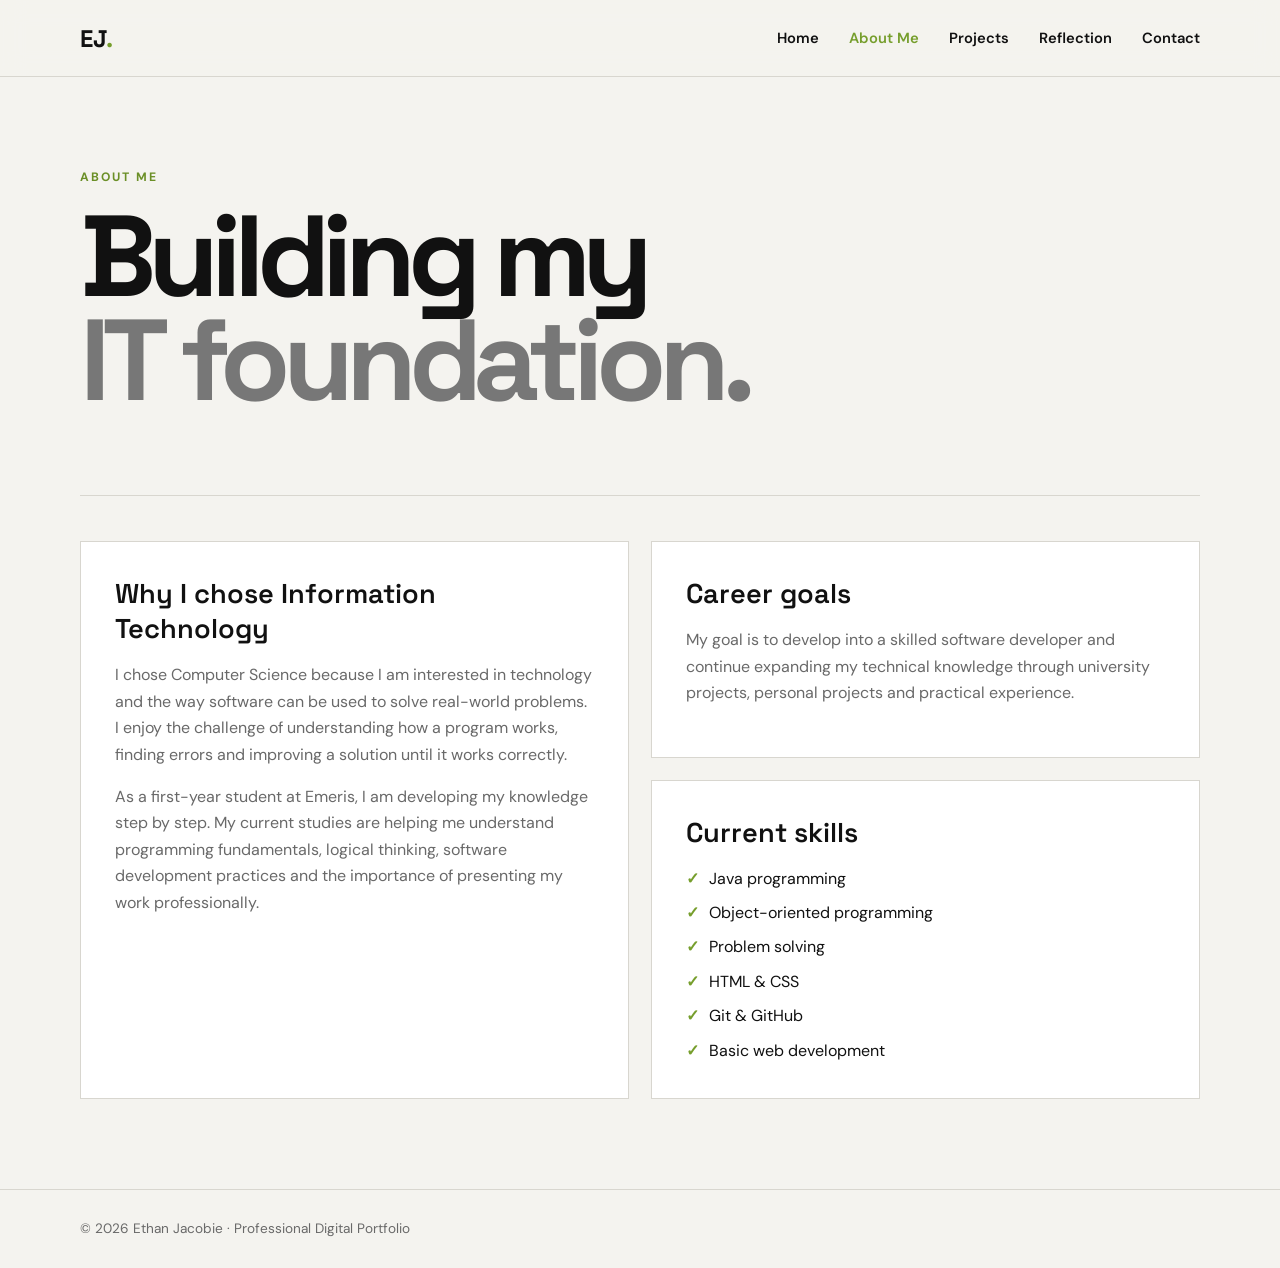
<file: about.html>
<!DOCTYPE html>
<html lang="en">
<head>
  <meta charset="UTF-8">
  <meta name="viewport" content="width=device-width, initial-scale=1.0">
  <meta name="description" content="About Ethan Jacobie, a Computer Science student developing programming and IT skills.">
  <title>About Me | Ethan Jacobie</title>
  <link rel="stylesheet" href="style.css">
</head>
<body>
<header class="site-header"><nav class="nav container">
<a class="logo" href="index.html">EJ<span>.</span></a><button class="menu-toggle" aria-label="Open navigation">☰</button>
<div class="nav-links"><a href="index.html">Home</a><a class="active" href="about.html">About Me</a><a href="projects.html">Projects</a><a href="reflection.html">Reflection</a><a href="contact.html">Contact</a></div>
</nav></header>

<main class="page">
<section class="container page-heading">
<p class="eyebrow">ABOUT ME</p><h1>Building my<br><span>IT foundation.</span></h1>
</section>

<section class="container content-grid">
<article class="card large">
<h2>Why I chose Information Technology</h2>
<p>I chose Computer Science because I am interested in technology and the way software can be used to solve real-world problems. I enjoy the challenge of understanding how a program works, finding errors and improving a solution until it works correctly.</p>
<p>As a first-year student at Emeris, I am developing my knowledge step by step. My current studies are helping me understand programming fundamentals, logical thinking, software development practices and the importance of presenting my work professionally.</p>
</article>
<article class="card">
<h2>Career goals</h2>
<p>My goal is to develop into a skilled software developer and continue expanding my technical knowledge through university projects, personal projects and practical experience.</p>
</article>
<article class="card">
<h2>Current skills</h2>
<ul class="skills">
<li>Java programming</li><li>Object-oriented programming</li><li>Problem solving</li><li>HTML & CSS</li><li>Git & GitHub</li><li>Basic web development</li>
</ul>
</article>
</section>
</main>
<footer><div class="container">© 2026 Ethan Jacobie · Professional Digital Portfolio</div></footer>
<script src="script.js"></script>
</body>
</html>
</file>
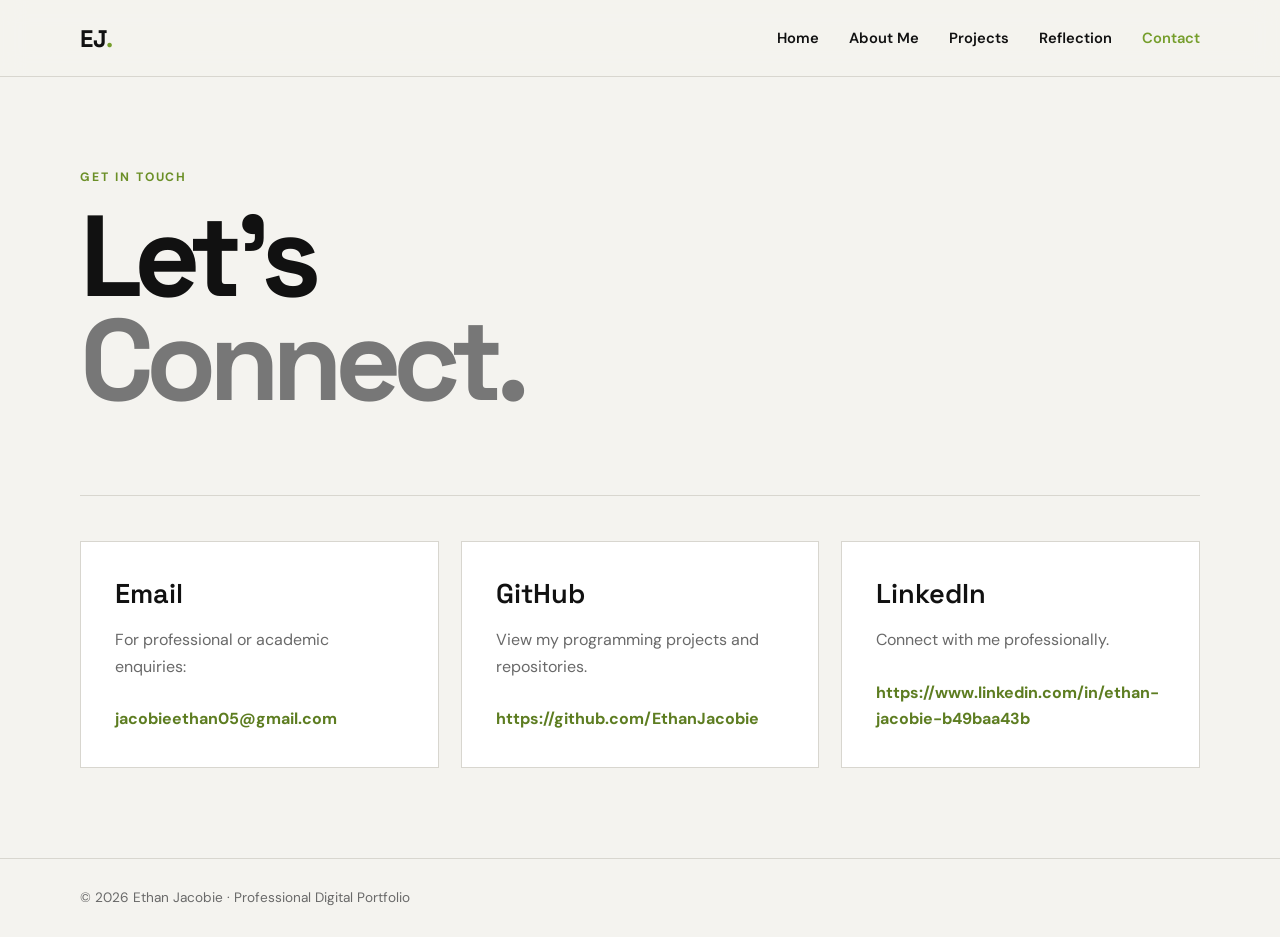
<file: contact.html>
<!DOCTYPE html>
<html lang="en">
<head>
  <meta charset="UTF-8"><meta name="viewport" content="width=device-width, initial-scale=1.0">
  <meta name="description" content="Contact details and professional profiles for Ethan Jacobie.">
  <title>Contact | Ethan Jacobie</title><link rel="stylesheet" href="style.css">
</head>
<body>
<header class="site-header"><nav class="nav container">
<a class="logo" href="index.html">EJ<span>.</span></a><button class="menu-toggle" aria-label="Open navigation">☰</button>
<div class="nav-links"><a href="index.html">Home</a><a href="about.html">About Me</a><a href="projects.html">Projects</a><a href="reflection.html">Reflection</a><a class="active" href="contact.html">Contact</a></div>
</nav></header>

<main class="page">
<section class="container page-heading"><p class="eyebrow">GET IN TOUCH</p><h1>Let's<br><span>Connect.</span></h1></section>
<section class="container contact-grid">
<div class="card"><h2>Email</h2><p>For professional or academic enquiries:</p><a class="contact-link" href="mailto:jacobieethan05@gmail.com">jacobieethan05@gmail.com</a></div>
<div class="card"><h2>GitHub</h2><p>View my programming projects and repositories.</p><a class="contact-link" href="https://github.com/EthanJacobie" target="_blank" rel="noopener">https://github.com/EthanJacobie</a></div>
<div class="card"><h2>LinkedIn</h2><p>Connect with me professionally.</p><a class="contact-link" href="https://www.linkedin.com/in/ethan-jacobie-b49baa43b" target="_blank" rel="noopener">https://www.linkedin.com/in/ethan-jacobie-b49baa43b</a></div>
</section>
</main>
<footer><div class="container">© 2026 Ethan Jacobie · Professional Digital Portfolio</div></footer>
<script src="script.js"></script>
</body>
</html>
</file>
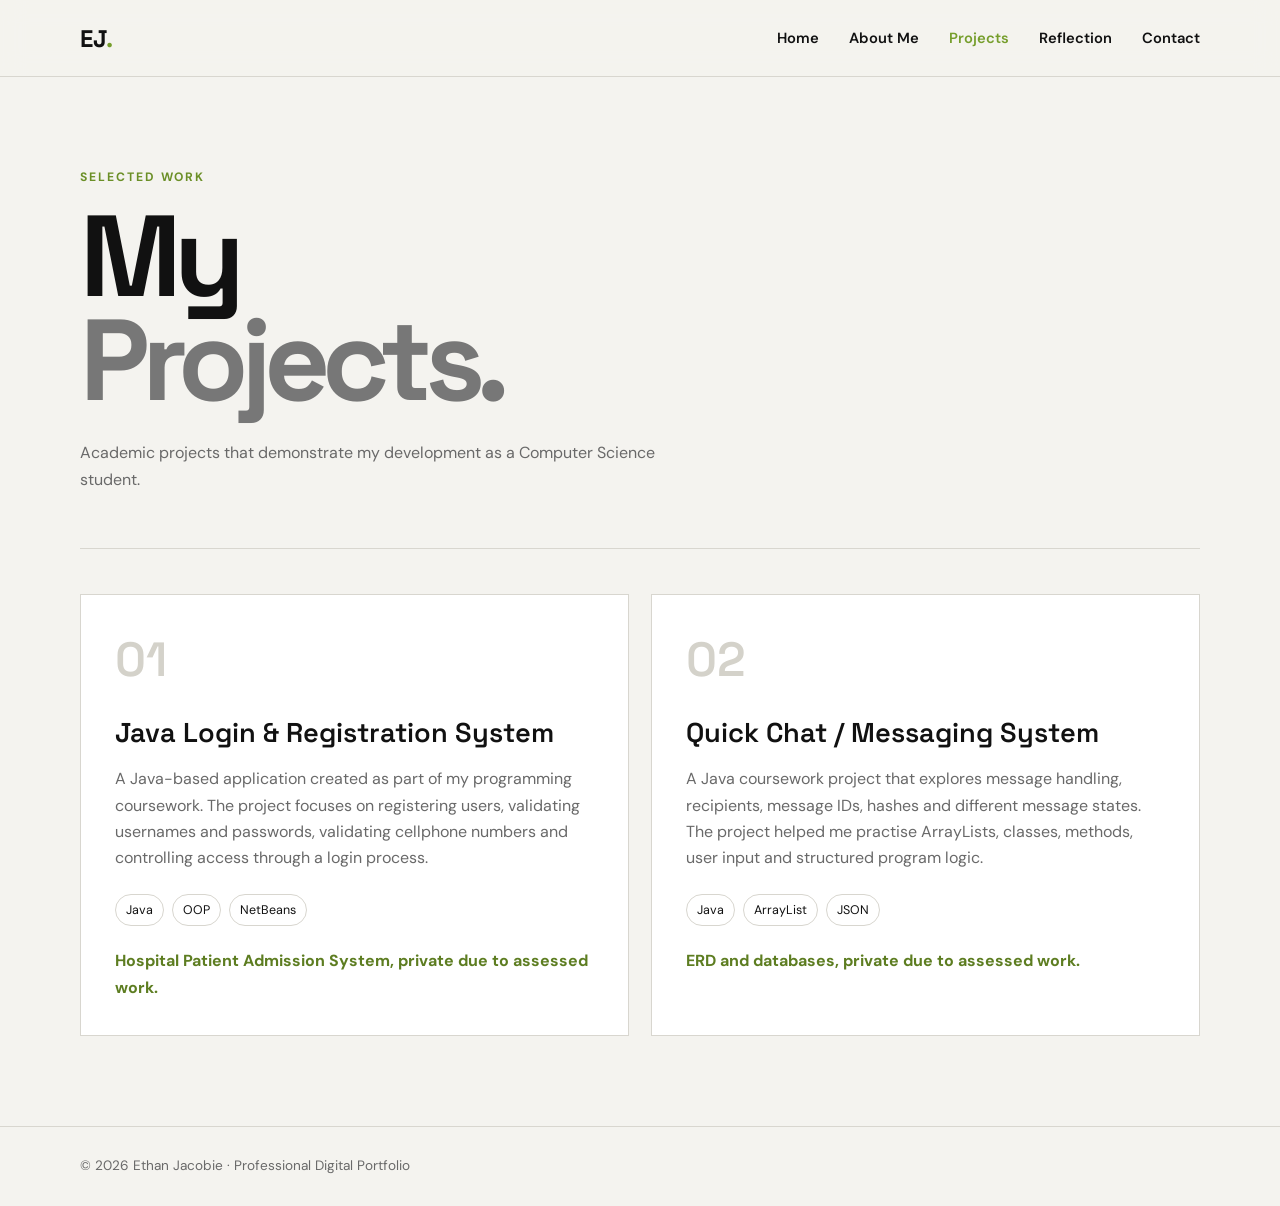
<file: projects.html>
<!DOCTYPE html>
<html lang="en">
<head>
  <meta charset="UTF-8"><meta name="viewport" content="width=device-width, initial-scale=1.0">
  <meta name="description" content="Programming and academic projects by Ethan Jacobie.">
  <title>Projects | Ethan Jacobie</title><link rel="stylesheet" href="style.css">
</head>
<body>
<header class="site-header"><nav class="nav container">
<a class="logo" href="index.html">EJ<span>.</span></a><button class="menu-toggle" aria-label="Open navigation">☰</button>
<div class="nav-links"><a href="index.html">Home</a><a href="about.html">About Me</a><a class="active" href="projects.html">Projects</a><a href="reflection.html">Reflection</a><a href="contact.html">Contact</a></div>
</nav></header>

<main class="page">
<section class="container page-heading"><p class="eyebrow">SELECTED WORK</p><h1>My<br><span>Projects.</span></h1><p>Academic projects that demonstrate my development as a Computer Science student.</p></section>
<section class="container projects-grid">
<article class="project-card">
<div class="project-number">01</div>
<h2>Java Login & Registration System</h2>
<p>A Java-based application created as part of my programming coursework. The project focuses on registering users, validating usernames and passwords, validating cellphone numbers and controlling access through a login process.</p>
<div class="tags"><span>Java</span><span>OOP</span><span>NetBeans</span></div>
<a class="text-link" href="#" onclick="return false;">Hospital Patient Admission System, private due to assessed work.</a>
</article>

<article class="project-card">
<div class="project-number">02</div>
<h2>Quick Chat / Messaging System</h2>
<p>A Java coursework project that explores message handling, recipients, message IDs, hashes and different message states. The project helped me practise ArrayLists, classes, methods, user input and structured program logic.</p>
<div class="tags"><span>Java</span><span>ArrayList</span><span>JSON</span></div>
<a class="text-link" href="#" onclick="return false;">ERD and databases, private due to assessed work.</a>
</article>
</section>
</main>
<footer><div class="container">© 2026 Ethan Jacobie · Professional Digital Portfolio</div></footer>
<script src="script.js"></script>
</body>
</html>
</file>
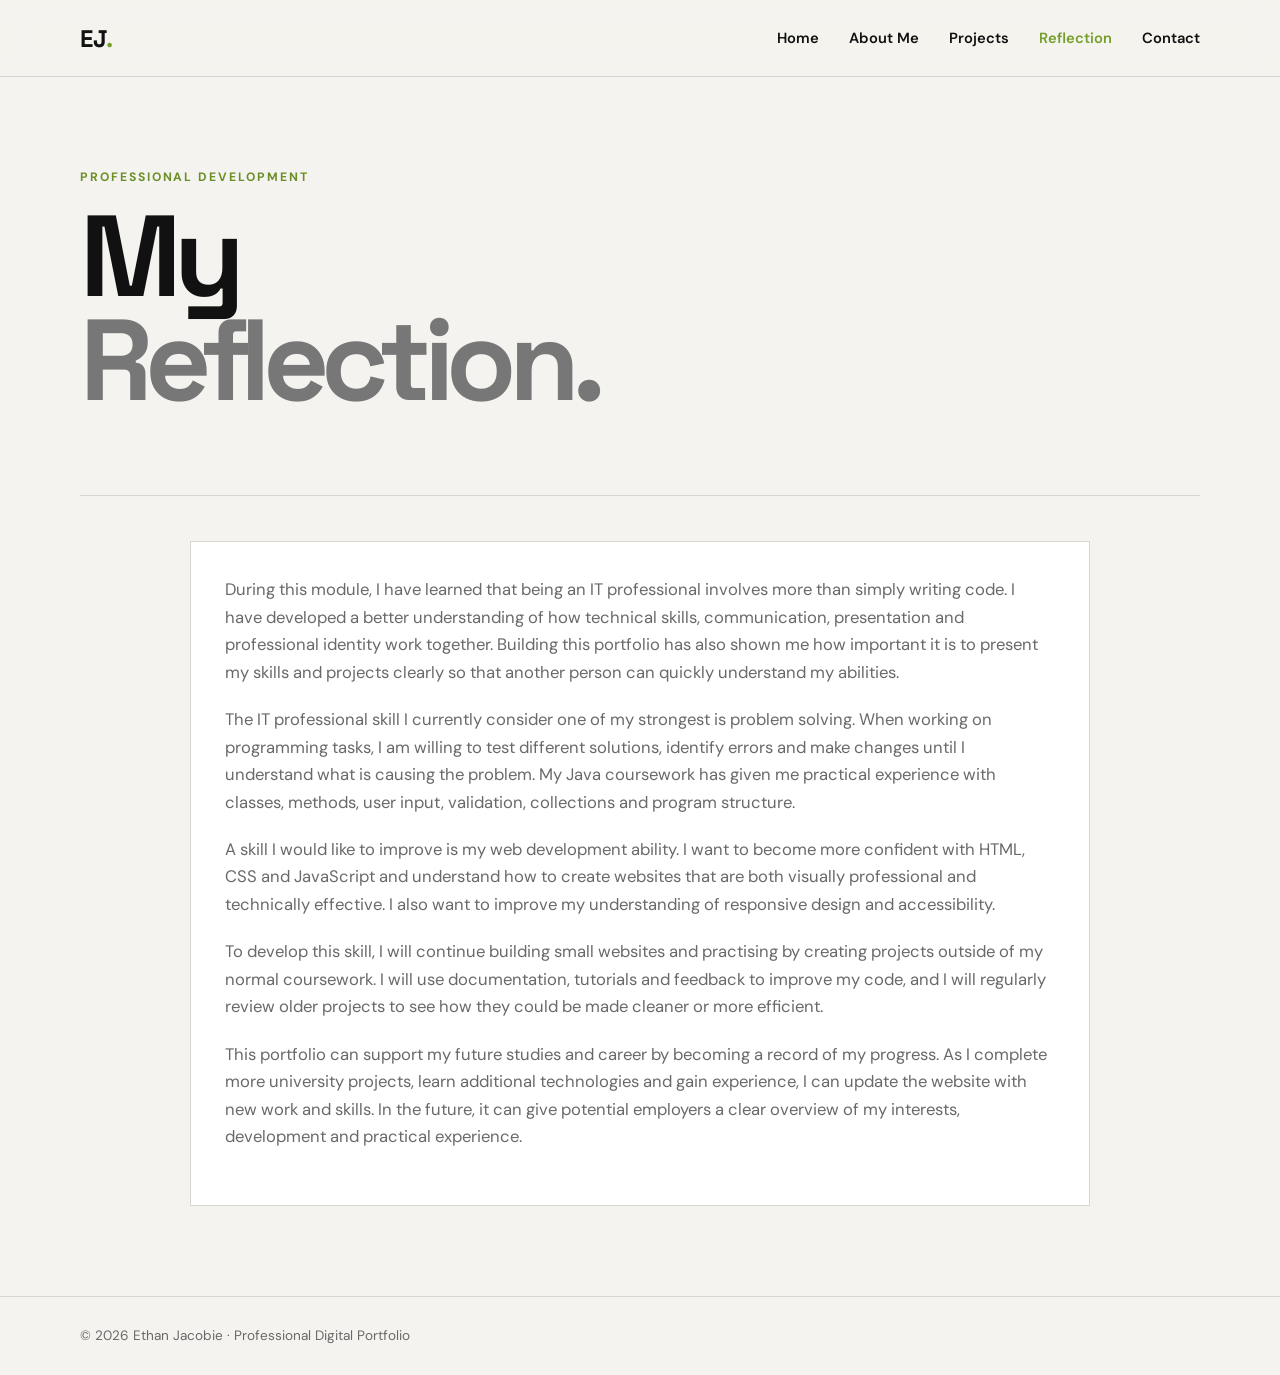
<file: reflection.html>
<!DOCTYPE html>
<html lang="en">
<head>
  <meta charset="UTF-8"><meta name="viewport" content="width=device-width, initial-scale=1.0">
  <meta name="description" content="Professional reflection by Ethan Jacobie on his IT studies and development.">
  <title>Reflection | Ethan Jacobie</title><link rel="stylesheet" href="style.css">
</head>
<body>
<header class="site-header"><nav class="nav container">
<a class="logo" href="index.html">EJ<span>.</span></a><button class="menu-toggle" aria-label="Open navigation">☰</button>
<div class="nav-links"><a href="index.html">Home</a><a href="about.html">About Me</a><a href="projects.html">Projects</a><a class="active" href="reflection.html">Reflection</a><a href="contact.html">Contact</a></div>
</nav></header>

<main class="page">
<section class="container page-heading"><p class="eyebrow">PROFESSIONAL DEVELOPMENT</p><h1>My<br><span>Reflection.</span></h1></section>
<section class="container reflection card">
<p>During this module, I have learned that being an IT professional involves more than simply writing code. I have developed a better understanding of how technical skills, communication, presentation and professional identity work together. Building this portfolio has also shown me how important it is to present my skills and projects clearly so that another person can quickly understand my abilities.</p>
<p>The IT professional skill I currently consider one of my strongest is problem solving. When working on programming tasks, I am willing to test different solutions, identify errors and make changes until I understand what is causing the problem. My Java coursework has given me practical experience with classes, methods, user input, validation, collections and program structure.</p>
<p>A skill I would like to improve is my web development ability. I want to become more confident with HTML, CSS and JavaScript and understand how to create websites that are both visually professional and technically effective. I also want to improve my understanding of responsive design and accessibility.</p>
<p>To develop this skill, I will continue building small websites and practising by creating projects outside of my normal coursework. I will use documentation, tutorials and feedback to improve my code, and I will regularly review older projects to see how they could be made cleaner or more efficient.</p>
<p>This portfolio can support my future studies and career by becoming a record of my progress. As I complete more university projects, learn additional technologies and gain experience, I can update the website with new work and skills. In the future, it can give potential employers a clear overview of my interests, development and practical experience.</p>
</section>
</main>
<footer><div class="container">© 2026 Ethan Jacobie · Professional Digital Portfolio</div></footer>
<script src="script.js"></script>
</body>
</html>
</file>
<file: style.css>
@import url('https://fonts.googleapis.com/css2?family=DM+Sans:wght@400;500;600;700&family=Space+Grotesk:wght@400;500;600;700&display=swap');
:root{--bg:#f4f3ef;--text:#111;--muted:#696969;--line:#d8d6cf;--dark:#111;--accent:#b7ff4a}
*{box-sizing:border-box;margin:0;padding:0}html{scroll-behavior:smooth}body{font-family:'DM Sans',sans-serif;background:var(--bg);color:var(--text);line-height:1.65}.container{width:min(1120px,90%);margin:auto}.site-header{border-bottom:1px solid var(--line);background:rgba(244,243,239,.94);position:sticky;top:0;z-index:10;backdrop-filter:blur(12px)}.nav{height:76px;display:flex;align-items:center;justify-content:space-between}.logo{font:700 1.5rem 'Space Grotesk';color:var(--text);text-decoration:none}.logo span{color:#769e2c}.nav-links{display:flex;gap:30px}.nav-links a{color:var(--text);text-decoration:none;font-size:.92rem;font-weight:600}.nav-links a:hover,.nav-links .active{color:#769e2c}.menu-toggle{display:none;background:none;border:0;font-size:1.5rem}.hero{min-height:650px;display:grid;grid-template-columns:1.4fr .6fr;align-items:center;gap:60px}.eyebrow{font-size:.76rem;letter-spacing:.16em;font-weight:700;color:#6b8f27;margin-bottom:18px}.hero h1,.page-heading h1{font:700 clamp(4rem,9vw,7.8rem)/.9 'Space Grotesk';letter-spacing:-.07em;margin-bottom:28px}.hero h1 span,.page-heading h1 span{color:#777}.intro{max-width:650px;font-size:1.12rem;color:var(--muted);margin-bottom:30px}.buttons{display:flex;gap:12px}.button{display:inline-block;padding:13px 21px;background:var(--text);color:white;text-decoration:none;border-radius:3px;font-weight:600}.button.secondary{background:transparent;color:var(--text);border:1px solid var(--text)}.profile-card{text-align:center}.profile-placeholder{width:280px;height:350px;margin:auto;background:#d8d6cf;display:grid;place-items:center;font:700 5rem 'Space Grotesk';color:#8c8a82}.profile-card p{margin-top:18px;font-weight:700}.profile-card small{color:var(--muted)}.dark-section{background:var(--dark);color:white;padding:100px 0}.two-column{display:grid;grid-template-columns:1fr 1fr;gap:70px}.dark-section h2{font:600 3.2rem/1 'Space Grotesk';letter-spacing:-.05em}.interest-list div{display:flex;gap:25px;padding:18px 0;border-bottom:1px solid #333}.interest-list strong{color:#9bd23d}.page{min-height:calc(100vh - 140px);padding-bottom:90px}.page-heading{padding:90px 0 55px;border-bottom:1px solid var(--line)}.page-heading p:last-child{max-width:600px;color:var(--muted)}.content-grid,.projects-grid,.contact-grid{display:grid;grid-template-columns:repeat(2,1fr);gap:22px;padding-top:45px}.card,.project-card{background:white;border:1px solid var(--line);padding:34px}.card.large{grid-row:span 2}.card h2,.project-card h2{font:600 1.7rem 'Space Grotesk';margin-bottom:16px}.card p,.project-card p{color:var(--muted);margin-bottom:16px}.skills{list-style:none;display:grid;gap:8px}.skills li:before{content:'✓';color:#769e2c;font-weight:bold;margin-right:10px}.project-card{min-height:390px;position:relative}.project-number{font:600 3rem 'Space Grotesk';color:#d4d2ca;margin-bottom:25px}.tags{display:flex;gap:8px;flex-wrap:wrap;margin:22px 0}.tags span{border:1px solid var(--line);padding:5px 10px;font-size:.78rem;border-radius:20px}.text-link,.contact-link{color:#5d7d21;font-weight:700;text-decoration:none}.note{margin-top:25px;background:#eceae2;border-left:4px solid #9bcf3f;padding:18px;color:#555}.reflection{max-width:900px;margin-top:45px}.reflection p{font-size:1.04rem;margin-bottom:20px}.contact-grid{grid-template-columns:repeat(3,1fr)}.contact-link{display:inline-block;margin-top:10px;word-break:break-word}footer{border-top:1px solid var(--line);padding:28px 0;color:var(--muted);font-size:.85rem}
@media(max-width:760px){.nav{height:66px}.menu-toggle{display:block}.nav-links{display:none;position:absolute;top:66px;left:0;right:0;background:var(--bg);padding:20px 5%;border-bottom:1px solid var(--line);flex-direction:column;gap:15px}.nav-links.open{display:flex}.hero{grid-template-columns:1fr;min-height:auto;padding:75px 0}.hero h1{font-size:4.5rem}.profile-placeholder{width:210px;height:250px}.two-column,.content-grid,.projects-grid,.contact-grid{grid-template-columns:1fr}.card.large{grid-row:auto}.page-heading{padding:60px 0 40px}.page-heading h1{font-size:4.3rem}.dark-section{padding:70px 0}.dark-section h2{font-size:2.4rem}.buttons{flex-wrap:wrap}}
</file>
